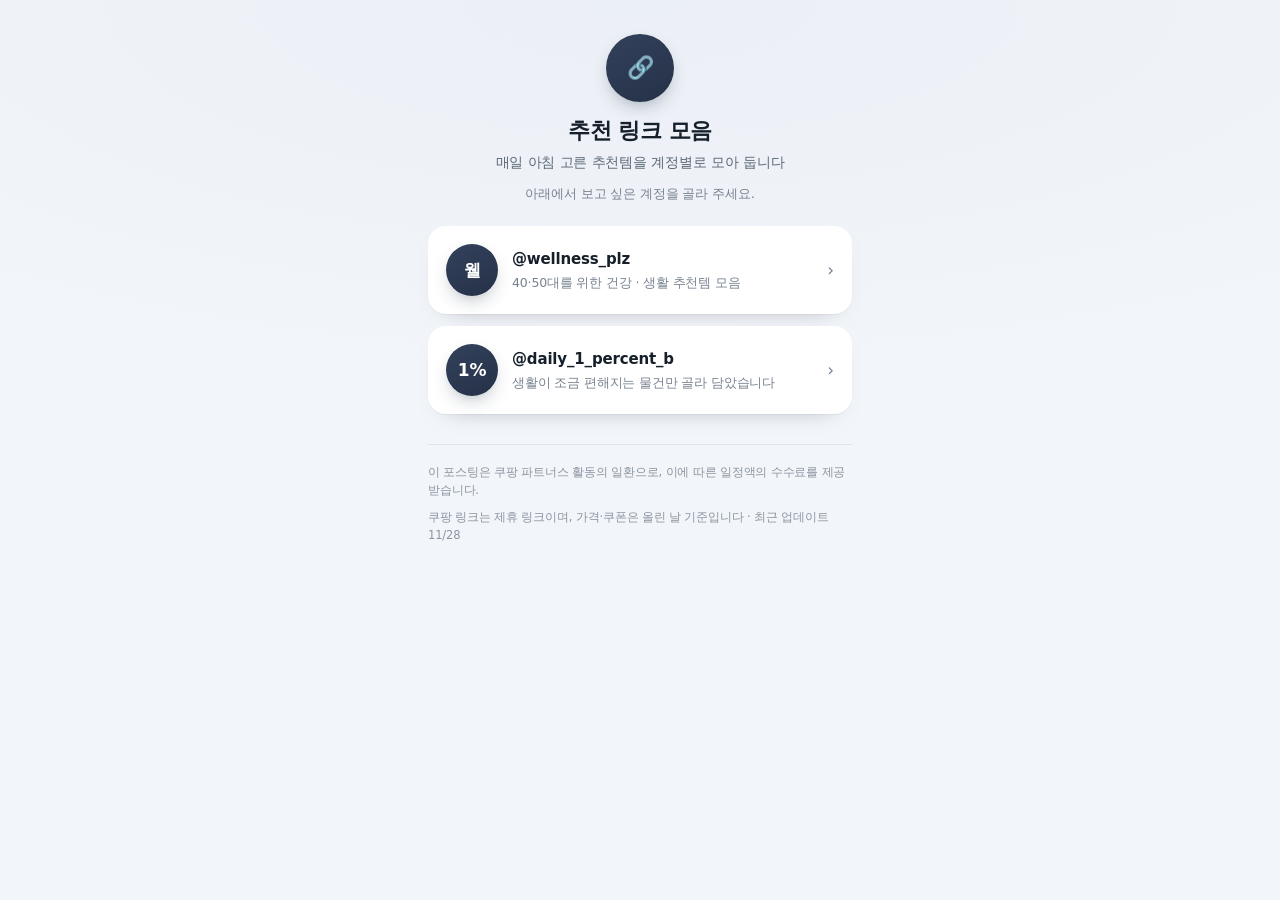
<file: index.html>
<!doctype html>
<html lang="ko">
<head>
<meta charset="utf-8">
<meta name="viewport" content="width=device-width, initial-scale=1, viewport-fit=cover">
<title>추천 링크 모음</title>
<meta name="description" content="@wellness_plz · @daily_1_percent_b 매일 아침 추천하는 제품 링크 모음">
<meta name="theme-color" content="#f2f5f9">
<meta property="og:type" content="website">
<meta property="og:title" content="추천 링크 모음">
<meta property="og:description" content="@wellness_plz · @daily_1_percent_b 매일 아침 추천하는 제품 링크 모음">
<meta property="og:url" content="https://mrleeshyun-cyber.github.io/links/">
<meta name="twitter:card" content="summary">
<link rel="stylesheet" href="assets/style.css">
</head>
<body class="theme-root">
<div class="wrap">
  <header class="hero">
    <div class="avatar">🔗</div>
    <h1>추천 링크 모음</h1>
    <p class="tagline">매일 아침 고른 추천템을 계정별로 모아 둡니다</p>
    <p class="intro">아래에서 보고 싶은 계정을 골라 주세요.</p>
  </header>

  <main>
  <a class="account" href="wellness/">
    <span class="avatar">웰</span>
    <span class="account-body">
      <span class="account-handle">@wellness_plz</span>
      <span class="account-desc">40·50대를 위한 건강 · 생활 추천템 모음</span>
    </span>
    <span class="row-arrow" aria-hidden="true">›</span>
  </a>
  <a class="account" href="daily/">
    <span class="avatar">1%</span>
    <span class="account-body">
      <span class="account-handle">@daily_1_percent_b</span>
      <span class="account-desc">생활이 조금 편해지는 물건만 골라 담았습니다</span>
    </span>
    <span class="row-arrow" aria-hidden="true">›</span>
  </a>
  </main>

  <footer class="foot">
    <p class="disclosure">이 포스팅은 쿠팡 파트너스 활동의 일환으로, 이에 따른 일정액의 수수료를 제공받습니다.</p>
    <p class="updated">쿠팡 링크는 제휴 링크이며, 가격·쿠폰은 올린 날 기준입니다 · 최근 업데이트 11/28</p>
  </footer>
</div>
</body>
</html>
</file>
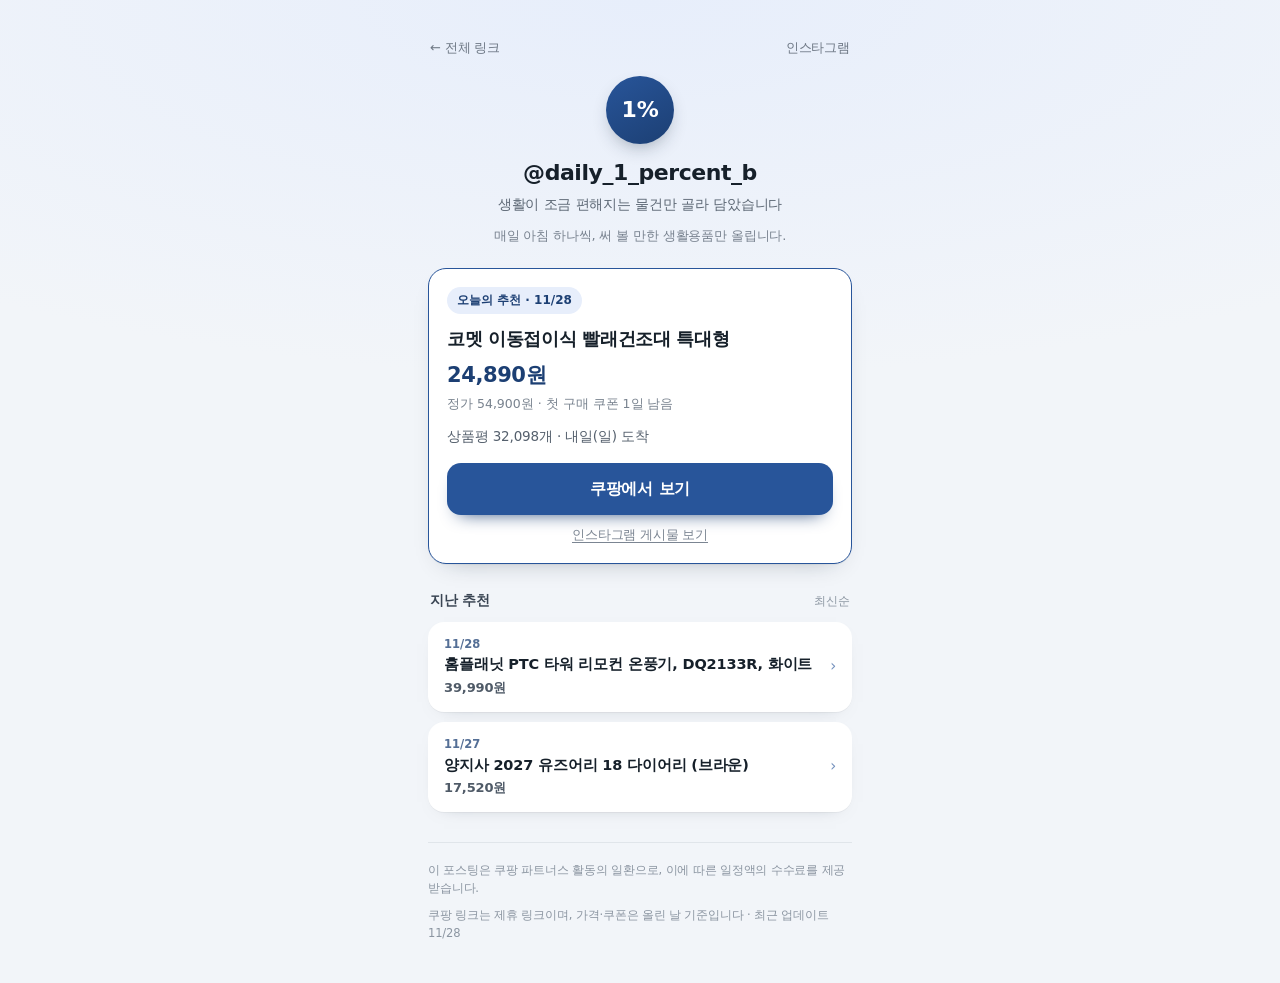
<file: daily/index.html>
<!doctype html>
<html lang="ko">
<head>
<meta charset="utf-8">
<meta name="viewport" content="width=device-width, initial-scale=1, viewport-fit=cover">
<title>하루 1% 추천템</title>
<meta name="description" content="생활이 조금 편해지는 물건만 골라 담았습니다">
<meta name="theme-color" content="#f2f5f9">
<meta property="og:type" content="website">
<meta property="og:title" content="하루 1% 추천템">
<meta property="og:description" content="생활이 조금 편해지는 물건만 골라 담았습니다">
<meta property="og:url" content="https://mrleeshyun-cyber.github.io/links/daily/">
<meta name="twitter:card" content="summary">
<link rel="stylesheet" href="../assets/style.css">
</head>
<body class="theme-daily">
<div class="wrap">
  <nav class="topbar">
    <a href="../">← 전체 링크</a>
    <a href="https://www.instagram.com/daily_1_percent_b/" target="_blank" rel="noopener">인스타그램</a>
  </nav>

  <header class="hero">
    <div class="avatar">1%</div>
    <h1>@daily_1_percent_b</h1>
    <p class="tagline">생활이 조금 편해지는 물건만 골라 담았습니다</p>
    <p class="intro">매일 아침 하나씩, 써 볼 만한 생활용품만 올립니다.</p>
  </header>

  <main>
    <section class="card featured">
  <span class="badge">오늘의 추천 · 11/28</span>
  <h2>코멧 이동접이식 빨래건조대 특대형</h2>
  <p class="price">24,890원
    <span class="price-note">정가 54,900원 · 첫 구매 쿠폰 1일 남음</span></p>
  <p class="note">상품평 32,098개 · 내일(일) 도착</p>
  <a class="cta" href="https://link.coupang.com/a/i2QvkO7BXp?subId=daily_1_percent_b" target="_blank" rel="nofollow sponsored noopener">쿠팡에서 보기</a>
  <a class="mini-link" href="https://www.instagram.com/p/DgR_r9tBFYg/" target="_blank" rel="noopener">인스타그램 게시물 보기</a>
</section>

    <section>
      <div class="section-title">
        <h3>지난 추천</h3>
        <span>최신순</span>
      </div>
      <ul class="list">
      <li>
        <a class="row" href="https://link.coupang.com/a/i102iGoY6C?subId=daily_1_percent_b" target="_blank" rel="nofollow sponsored noopener">
          <span class="row-body">
            <span class="row-date">11/28</span>
            <span class="row-name">홈플래닛 PTC 타워 리모컨 온풍기, DQ2133R, 화이트</span>
            <span class="row-price">39,990원</span>
          </span>
          <span class="row-arrow" aria-hidden="true">›</span>
        </a>
      </li>
      <li>
        <a class="row" href="https://link.coupang.com/re/AFFSDP?lptag=AF1928163&amp;pageKey=9701018739&amp;itemId=29019774462&amp;subId=daily_1_percent_b" target="_blank" rel="nofollow sponsored noopener">
          <span class="row-body">
            <span class="row-date">11/27</span>
            <span class="row-name">양지사 2027 유즈어리 18 다이어리 (브라운)</span>
            <span class="row-price">17,520원</span>
          </span>
          <span class="row-arrow" aria-hidden="true">›</span>
        </a>
      </li>
      </ul>
    </section>
  </main>

  <footer class="foot">
  <p class="disclosure">이 포스팅은 쿠팡 파트너스 활동의 일환으로, 이에 따른 일정액의 수수료를 제공받습니다.</p>
  <p class="updated">쿠팡 링크는 제휴 링크이며, 가격·쿠폰은 올린 날 기준입니다 · 최근 업데이트 11/28</p>
</footer>
</div>
</body>
</html>
</file>
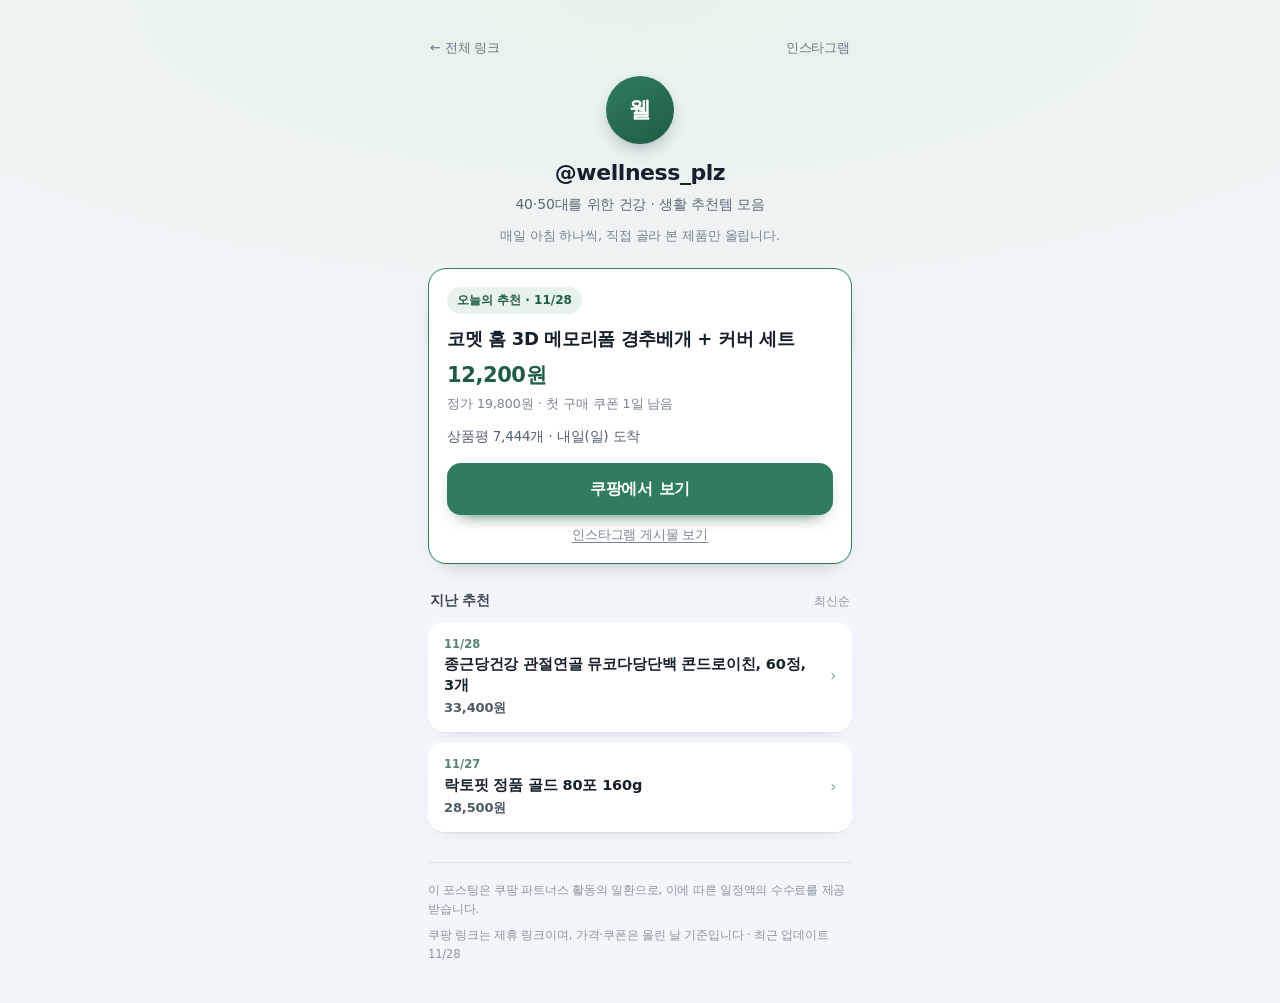
<file: wellness/index.html>
<!doctype html>
<html lang="ko">
<head>
<meta charset="utf-8">
<meta name="viewport" content="width=device-width, initial-scale=1, viewport-fit=cover">
<title>웰니스 플리즈 추천템</title>
<meta name="description" content="40·50대를 위한 건강 · 생활 추천템 모음">
<meta name="theme-color" content="#f2f5f9">
<meta property="og:type" content="website">
<meta property="og:title" content="웰니스 플리즈 추천템">
<meta property="og:description" content="40·50대를 위한 건강 · 생활 추천템 모음">
<meta property="og:url" content="https://mrleeshyun-cyber.github.io/links/wellness/">
<meta name="twitter:card" content="summary">
<link rel="stylesheet" href="../assets/style.css">
</head>
<body class="theme-wellness">
<div class="wrap">
  <nav class="topbar">
    <a href="../">← 전체 링크</a>
    <a href="https://www.instagram.com/wellness_plz/" target="_blank" rel="noopener">인스타그램</a>
  </nav>

  <header class="hero">
    <div class="avatar">웰</div>
    <h1>@wellness_plz</h1>
    <p class="tagline">40·50대를 위한 건강 · 생활 추천템 모음</p>
    <p class="intro">매일 아침 하나씩, 직접 골라 본 제품만 올립니다.</p>
  </header>

  <main>
    <section class="card featured">
  <span class="badge">오늘의 추천 · 11/28</span>
  <h2>코멧 홈 3D 메모리폼 경추베개 + 커버 세트</h2>
  <p class="price">12,200원
    <span class="price-note">정가 19,800원 · 첫 구매 쿠폰 1일 남음</span></p>
  <p class="note">상품평 7,444개 · 내일(일) 도착</p>
  <a class="cta" href="https://link.coupang.com/a/i2QwJGnpHo?subId=wellness_plz" target="_blank" rel="nofollow sponsored noopener">쿠팡에서 보기</a>
  <a class="mini-link" href="https://www.instagram.com/p/DgSAIbIqWXN/" target="_blank" rel="noopener">인스타그램 게시물 보기</a>
</section>

    <section>
      <div class="section-title">
        <h3>지난 추천</h3>
        <span>최신순</span>
      </div>
      <ul class="list">
      <li>
        <a class="row" href="https://link.coupang.com/a/i105I2odLo?subId=wellness_plz" target="_blank" rel="nofollow sponsored noopener">
          <span class="row-body">
            <span class="row-date">11/28</span>
            <span class="row-name">종근당건강 관절연골 뮤코다당단백 콘드로이친, 60정, 3개</span>
            <span class="row-price">33,400원</span>
          </span>
          <span class="row-arrow" aria-hidden="true">›</span>
        </a>
      </li>
      <li>
        <a class="row" href="https://link.coupang.com/re/AFFSDP?lptag=AF1928163&amp;pageKey=7458810098&amp;itemId=623694660&amp;subId=wellness_plz" target="_blank" rel="nofollow sponsored noopener">
          <span class="row-body">
            <span class="row-date">11/27</span>
            <span class="row-name">락토핏 정품 골드 80포 160g</span>
            <span class="row-price">28,500원</span>
          </span>
          <span class="row-arrow" aria-hidden="true">›</span>
        </a>
      </li>
      </ul>
    </section>
  </main>

  <footer class="foot">
  <p class="disclosure">이 포스팅은 쿠팡 파트너스 활동의 일환으로, 이에 따른 일정액의 수수료를 제공받습니다.</p>
  <p class="updated">쿠팡 링크는 제휴 링크이며, 가격·쿠폰은 올린 날 기준입니다 · 최근 업데이트 11/28</p>
</footer>
</div>
</body>
</html>
</file>
<file: assets/style.css>
/* ────────────────────────────────────────────────
   인스타 고정 링크 페이지 공통 스타일 (모바일 우선)
   색은 페이지별 .theme-* 클래스의 --accent 값만 바꾸면 됩니다.
   ──────────────────────────────────────────────── */
* { box-sizing: border-box; -webkit-tap-highlight-color: transparent; }

html { -webkit-text-size-adjust: 100%; }

body {
  margin: 0;
  font-family: "Pretendard", -apple-system, BlinkMacSystemFont, "Apple SD Gothic Neo",
    "Malgun Gothic", "Noto Sans KR", system-ui, sans-serif;
  color: #16202a;
  background:
    radial-gradient(120% 60% at 50% 0%, var(--accent-soft, #e9eef6) 0%, rgba(255, 255, 255, 0) 70%),
    #f2f5f9;
  background-attachment: fixed;
  line-height: 1.55;
  letter-spacing: -0.01em;
  font-size: 16px;
}

a { color: inherit; text-decoration: none; }

.theme-wellness { --accent: #2f7d5d; --accent-soft: #e6f2ea; --accent-ink: #1f5c43; }
.theme-daily    { --accent: #28559a; --accent-soft: #e7eefb; --accent-ink: #1c3f73; }
.theme-root     { --accent: #33415c; --accent-soft: #ebeff6; --accent-ink: #253147; }

.wrap {
  max-width: 460px;
  margin: 0 auto;
  padding: 20px 18px 40px;
}

/* ── 상단 헤더 ─────────────────────────────── */
.topbar {
  display: flex;
  align-items: center;
  justify-content: space-between;
  min-height: 28px;
  margin-bottom: 14px;
  font-size: 13px;
  color: #6d7784;
}
.topbar a { padding: 4px 2px; }

.hero { text-align: center; margin-bottom: 22px; }

.avatar {
  width: 68px;
  height: 68px;
  margin: 0 auto 12px;
  border-radius: 50%;
  display: flex;
  align-items: center;
  justify-content: center;
  font-size: 22px;
  font-weight: 700;
  color: #fff;
  background: linear-gradient(150deg, var(--accent) 0%, var(--accent-ink) 100%);
  box-shadow: 0 8px 20px -8px rgba(20, 40, 60, 0.45);
}

.hero h1 {
  margin: 0;
  font-size: 20px;
  font-weight: 700;
  letter-spacing: -0.02em;
}

.hero .tagline {
  margin: 4px 0 0;
  font-size: 14px;
  color: #5d6875;
}

.hero .intro {
  margin: 10px 0 0;
  font-size: 13px;
  color: #78828f;
}

/* ── 오늘의 추천 카드 ───────────────────────── */
.card {
  background: #fff;
  border-radius: 18px;
  padding: 18px;
  box-shadow: 0 10px 26px -18px rgba(16, 30, 45, 0.45), 0 1px 0 rgba(16, 30, 45, 0.04);
}

.featured {
  border: 1.5px solid var(--accent);
  margin-bottom: 26px;
}

.badge {
  display: inline-block;
  padding: 4px 10px;
  margin-bottom: 12px;
  border-radius: 999px;
  background: var(--accent-soft);
  color: var(--accent-ink);
  font-size: 12px;
  font-weight: 700;
  letter-spacing: 0;
}

.featured h2 {
  margin: 0 0 8px;
  font-size: 18px;
  line-height: 1.4;
  font-weight: 700;
  letter-spacing: -0.02em;
}

.price {
  margin: 0;
  font-size: 21px;
  font-weight: 800;
  color: var(--accent-ink);
  letter-spacing: -0.02em;
}

.price-note {
  display: block;
  margin-top: 3px;
  font-size: 12.5px;
  font-weight: 500;
  color: #79838f;
  letter-spacing: 0;
}

.note {
  margin: 12px 0 16px;
  font-size: 13.5px;
  color: #55606d;
}

.cta {
  display: block;
  padding: 14px 16px;
  border-radius: 14px;
  background: var(--accent);
  color: #fff;
  text-align: center;
  font-size: 16px;
  font-weight: 700;
  letter-spacing: -0.01em;
  box-shadow: 0 10px 18px -12px var(--accent-ink);
}
.cta:active { transform: translateY(1px); }

.mini-link {
  display: block;
  margin-top: 10px;
  text-align: center;
  font-size: 12.5px;
  color: #7b8592;
  text-decoration: underline;
  text-underline-offset: 3px;
}

/* ── 지난 추천 목록 ────────────────────────── */
.section-title {
  display: flex;
  align-items: baseline;
  justify-content: space-between;
  margin: 0 2px 10px;
}
.section-title h3 {
  margin: 0;
  font-size: 14px;
  font-weight: 700;
  color: #3a4553;
}
.section-title span { font-size: 12px; color: #8b95a1; }

.list { display: grid; gap: 10px; margin: 0; padding: 0; list-style: none; }

.row {
  display: flex;
  align-items: center;
  gap: 12px;
  padding: 14px 16px;
  background: #fff;
  border-radius: 16px;
  box-shadow: 0 6px 18px -16px rgba(16, 30, 45, 0.5), 0 1px 0 rgba(16, 30, 45, 0.04);
}

.row-body { flex: 1; min-width: 0; }

.row-date {
  display: block;
  font-size: 11.5px;
  font-weight: 600;
  color: var(--accent-ink);
  opacity: 0.75;
  letter-spacing: 0;
}

.row-name {
  display: block;
  margin-top: 1px;
  font-size: 14.5px;
  font-weight: 600;
  line-height: 1.4;
  word-break: keep-all;
}

.row-price {
  display: block;
  margin-top: 3px;
  font-size: 13px;
  font-weight: 700;
  color: #4f5a67;
  letter-spacing: -0.01em;
}

.row-arrow {
  flex: none;
  font-size: 15px;
  color: var(--accent);
  opacity: 0.65;
}

/* ── 루트(계정 선택) ───────────────────────── */
.account {
  display: flex;
  align-items: center;
  gap: 14px;
  padding: 18px;
  margin-bottom: 12px;
  background: #fff;
  border-radius: 18px;
  box-shadow: 0 10px 26px -20px rgba(16, 30, 45, 0.5), 0 1px 0 rgba(16, 30, 45, 0.04);
}
.account .avatar { width: 52px; height: 52px; margin: 0; font-size: 17px; flex: none; }
.account-body { flex: 1; min-width: 0; }
.account-handle { display: block; font-size: 15px; font-weight: 700; }
.account-desc { display: block; margin-top: 2px; font-size: 12.5px; color: #78828f; }
.account .row-arrow { font-size: 17px; }

/* ── 하단 ─────────────────────────────────── */
.foot {
  margin-top: 30px;
  padding-top: 18px;
  border-top: 1px solid rgba(20, 40, 60, 0.08);
  font-size: 11.5px;
  line-height: 1.6;
  color: #8b95a1;
}
.foot .disclosure { margin: 0 0 8px; }
.foot .updated { margin: 0; }

@media (min-width: 520px) {
  .wrap { padding-top: 34px; }
  .hero h1 { font-size: 22px; }
}
</file>
